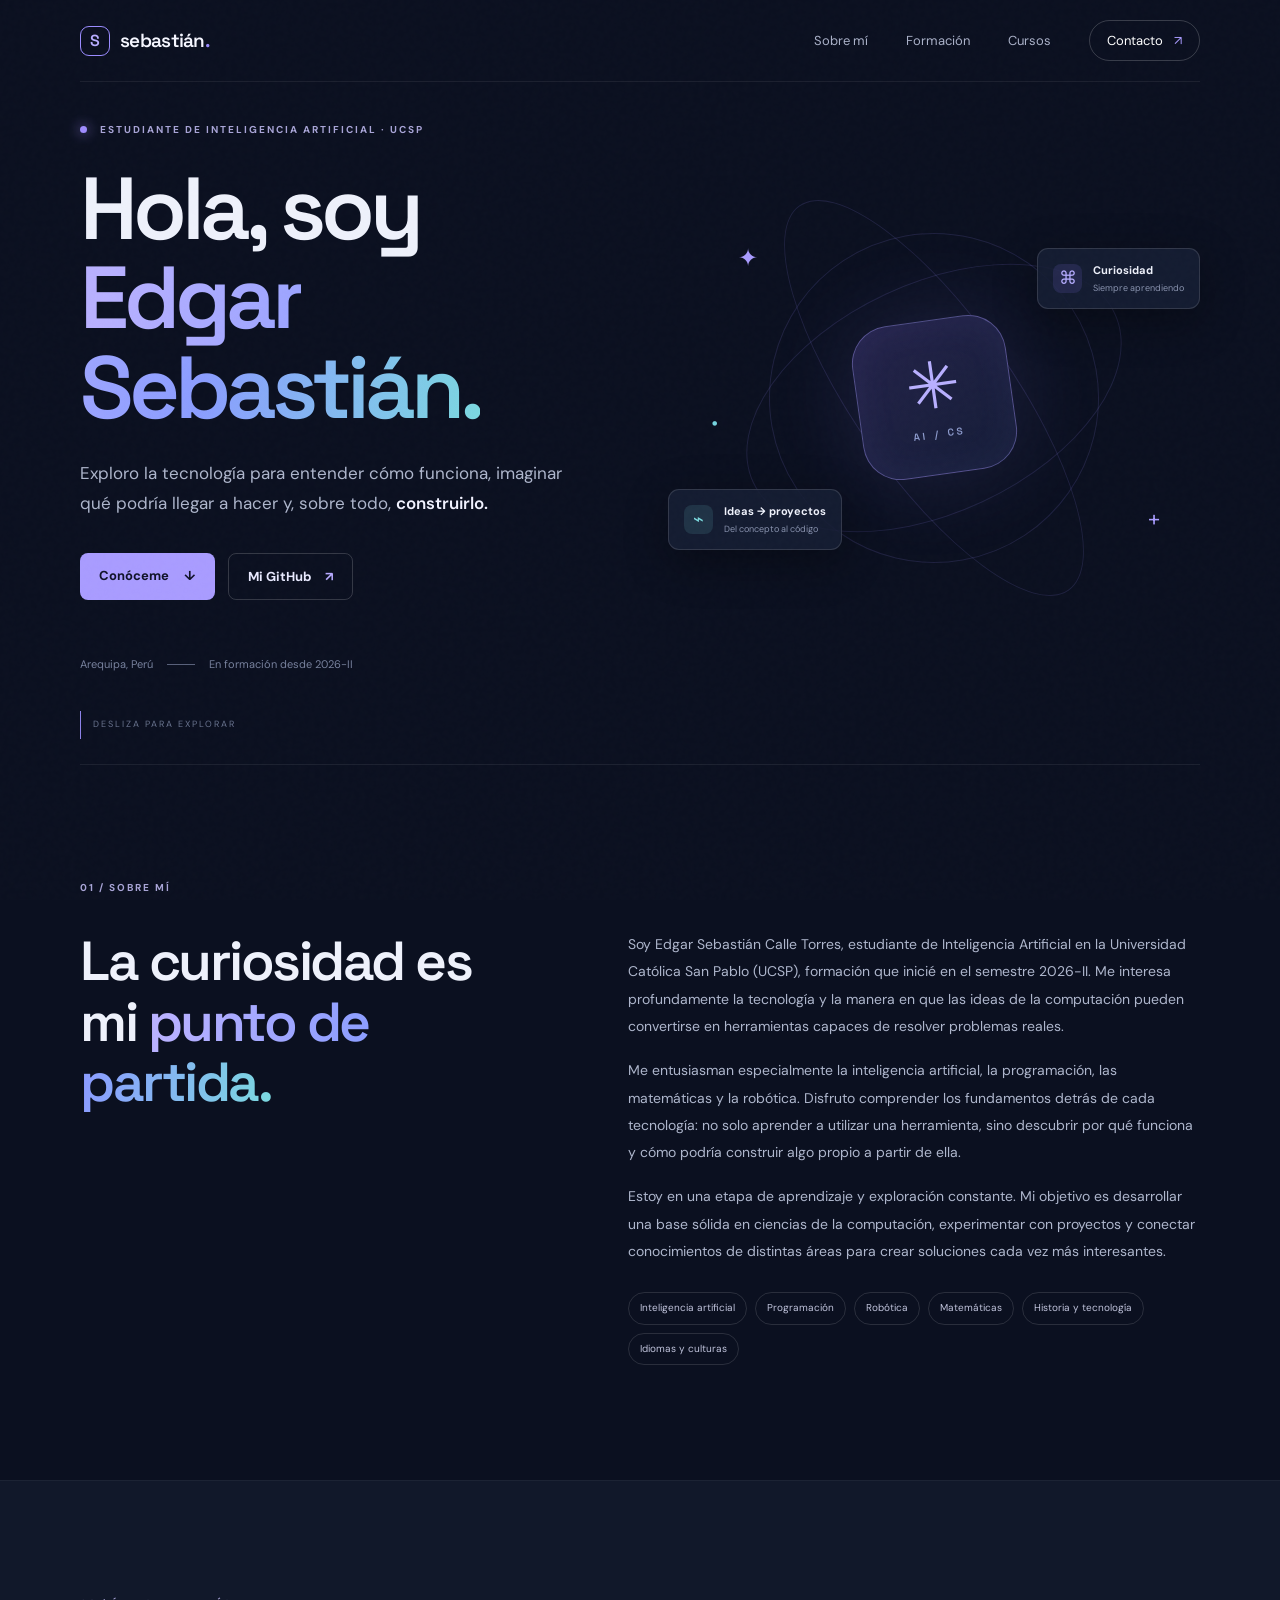
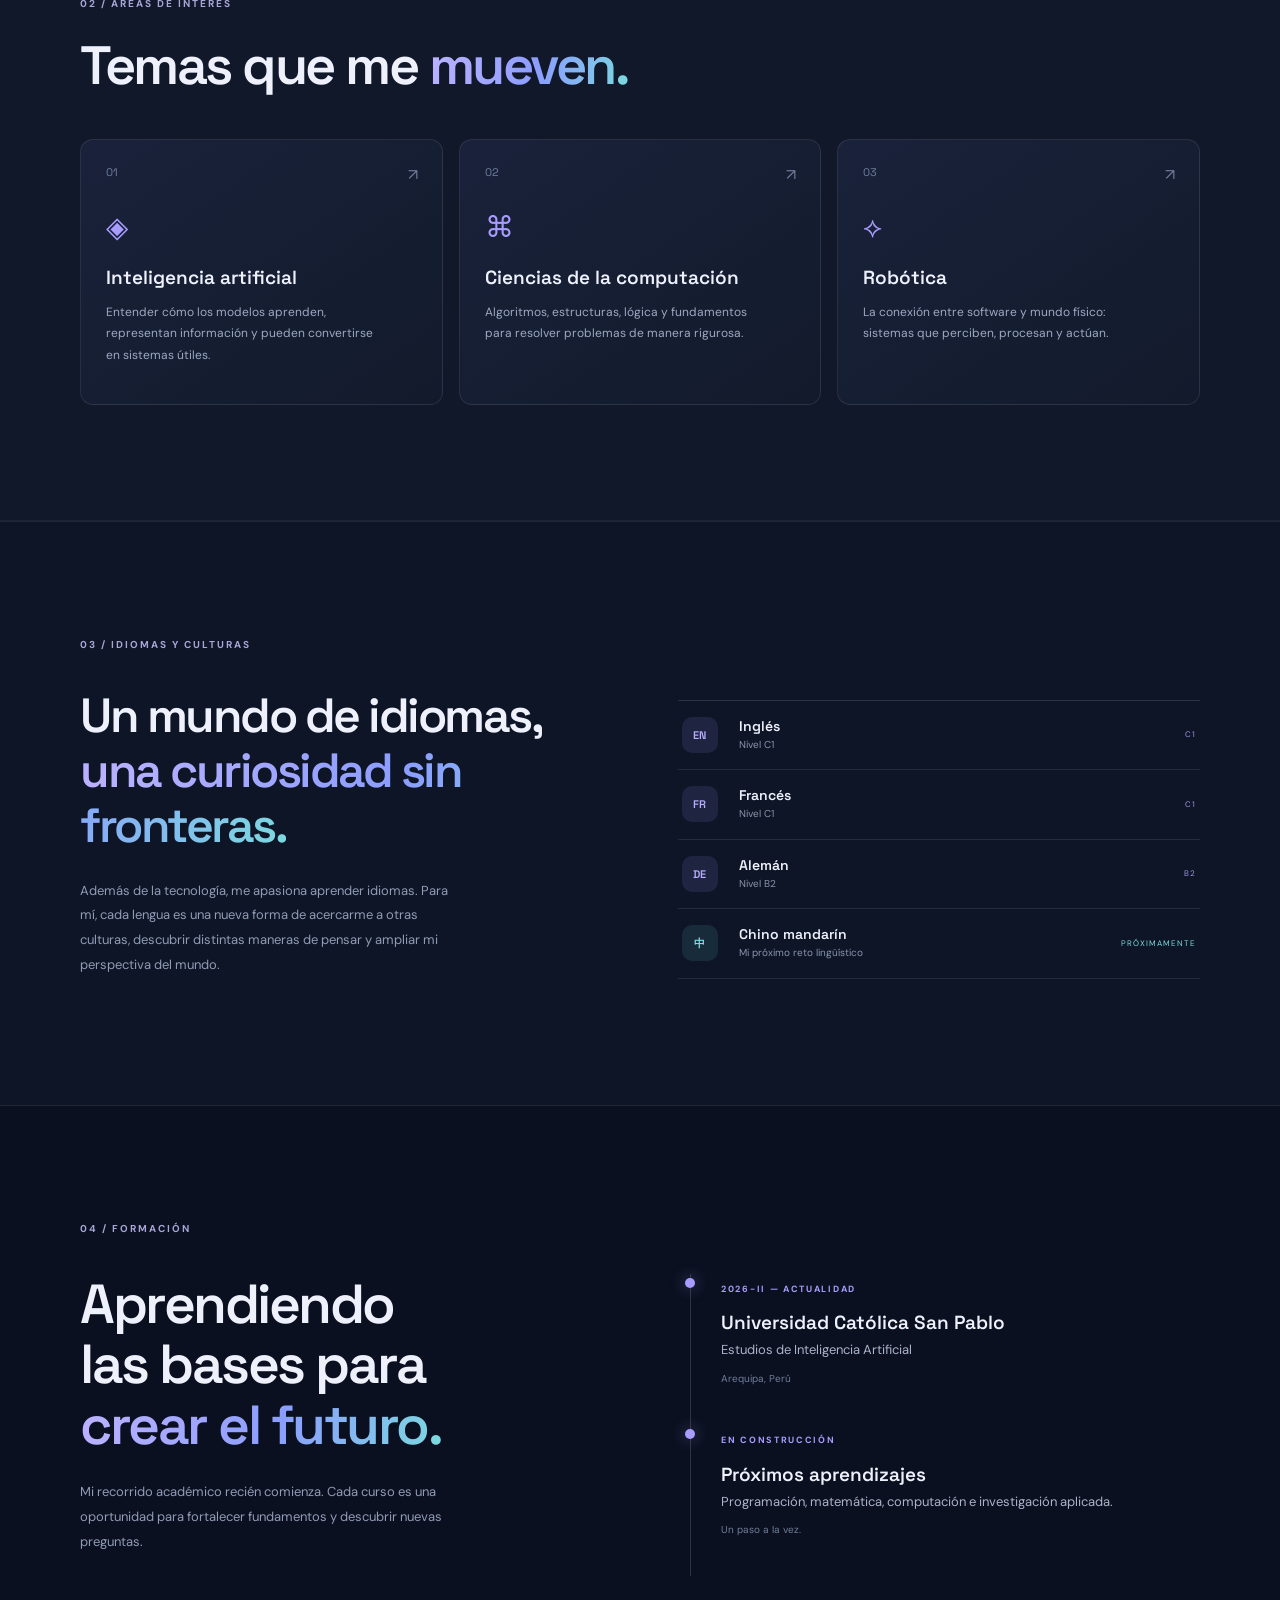
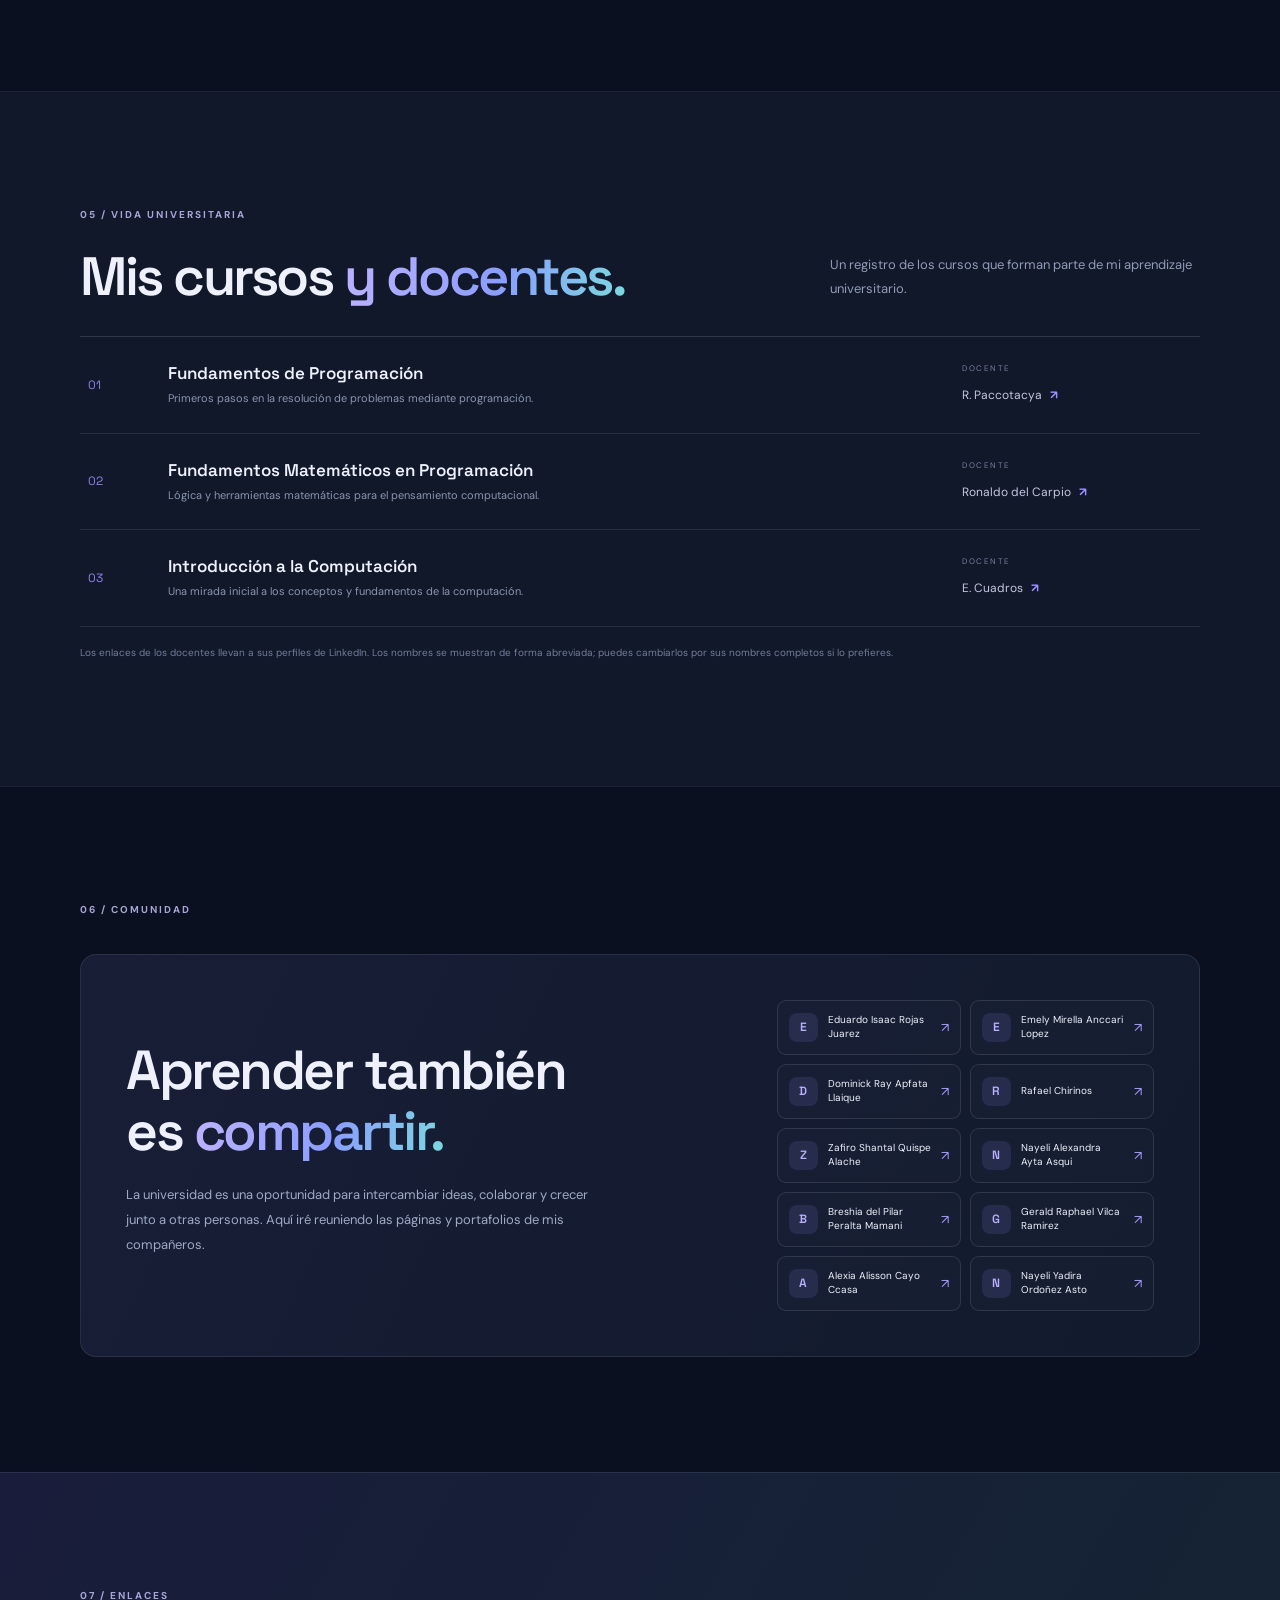
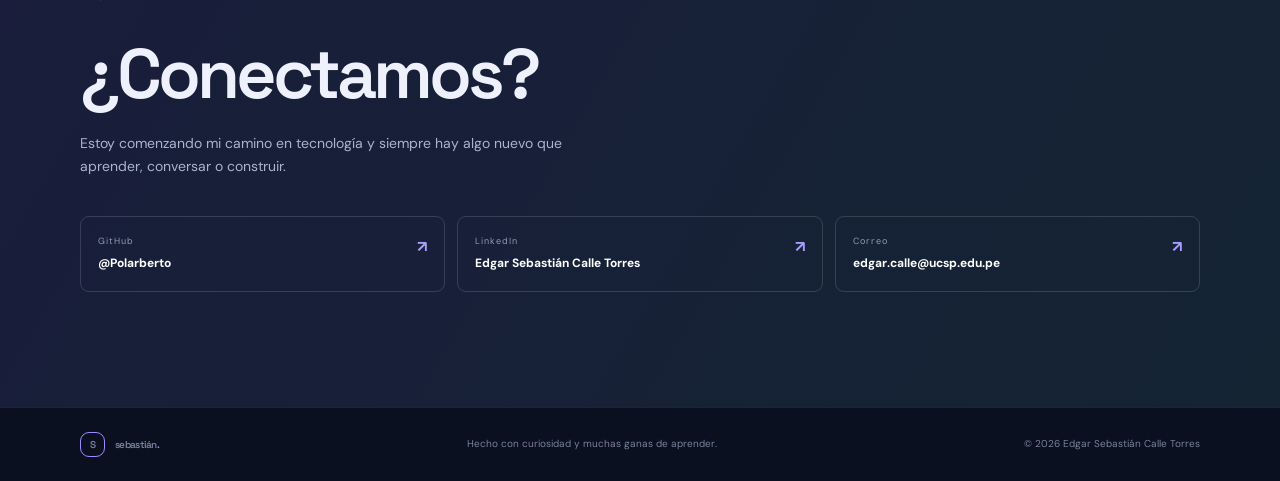
<file: index.html>
<!DOCTYPE html>
<html lang="es">
<head>
  <meta charset="UTF-8">
  <meta name="viewport" content="width=device-width, initial-scale=1.0">
  <meta name="description" content="Portafolio de Edgar Sebastián Calle Torres, estudiante de Inteligencia Artificial en la Universidad Católica San Pablo (UCSP). Intereses en IA, programación, matemáticas, robótica e idiomas.">
  <meta name="theme-color" content="#0b1020">
  <meta name="author" content="Edgar Sebastián Calle Torres">
  <meta name="robots" content="index, follow, max-image-preview:large">
  <link rel="canonical" href="https://polarberto.github.io/EDGAR-SEBASTIAN-CALLE-TORRES/">
  <meta property="og:type" content="website">
  <meta property="og:locale" content="es_PE">
  <meta property="og:site_name" content="Edgar Sebastián Calle Torres">
  <meta property="og:title" content="Edgar Sebastián Calle Torres | Estudiante de Inteligencia Artificial">
  <meta property="og:description" content="Conoce el portafolio académico de Edgar Sebastián Calle Torres: Inteligencia Artificial, programación, matemáticas, robótica e idiomas.">
  <meta property="og:url" content="https://polarberto.github.io/EDGAR-SEBASTIAN-CALLE-TORRES/">
  <meta name="twitter:card" content="summary">
  <meta name="twitter:title" content="Edgar Sebastián Calle Torres | Portafolio">
  <meta name="twitter:description" content="Estudiante de Inteligencia Artificial en la UCSP. Tecnología, programación, robótica e idiomas.">
  <script type="application/ld+json">
  {
    "@context": "https://schema.org",
    "@type": "Person",
    "name": "Edgar Sebastián Calle Torres",
    "url": "https://polarberto.github.io/EDGAR-SEBASTIAN-CALLE-TORRES/",
    "email": "mailto:edgar.calle@ucsp.edu.pe",
    "sameAs": [
      "https://github.com/Polarberto",
      "https://www.linkedin.com/in/sebastian-calle-torres-854a56451/"
    ],
    "jobTitle": "Estudiante de Inteligencia Artificial",
    "affiliation": {
      "@type": "CollegeOrUniversity",
      "name": "Universidad Católica San Pablo"
    }
  }
  </script>
  <title>Edgar Sebastián Calle Torres | Estudiante de Inteligencia Artificial - UCSP</title>
  <link rel="preconnect" href="https://fonts.googleapis.com">
  <link rel="preconnect" href="https://fonts.gstatic.com" crossorigin>
  <link href="https://fonts.googleapis.com/css2?family=DM+Sans:wght@400;500;600;700&family=Space+Grotesk:wght@400;500;600;700&display=swap" rel="stylesheet">
  <link rel="stylesheet" href="styles.css">
</head>
<body>
  <div class="noise"></div>
  <header class="site-header">
    <a class="brand" href="#inicio" aria-label="Ir al inicio"><span class="brand-mark">S</span><span>sebastián<span class="brand-dot">.</span></span></a>
    <button class="menu-toggle" aria-label="Abrir menú" aria-expanded="false">☰</button>
    <nav class="nav" id="nav">
      <a href="#sobre-mi">Sobre mí</a>
      <a href="#formacion">Formación</a>
      <a href="#cursos">Cursos</a>
      <a href="#contacto" class="nav-cta">Contacto <span>↗</span></a>
    </nav>
  </header>

  <main>
    <section class="hero section-wrap" id="inicio">
      <div class="hero-copy reveal">
        <div class="eyebrow"><span class="pulse"></span> ESTUDIANTE DE INTELIGENCIA ARTIFICIAL · UCSP</div>
        <h1>Hola, soy<br><span class="gradient-text">Edgar Sebastián.</span></h1>
        <p class="hero-lead">Exploro la tecnología para entender cómo funciona, imaginar qué podría llegar a hacer y, sobre todo, <strong>construirlo.</strong></p>
        <div class="hero-actions">
          <a class="button button-primary" href="#sobre-mi">Conóceme <span>↓</span></a>
          <a class="button button-ghost" href="https://github.com/Polarberto" target="_blank" rel="noopener">Mi GitHub <span>↗</span></a>
        </div>
        <div class="hero-meta"><span>Arequipa, Perú</span><span class="meta-line"></span><span>En formación desde 2026-II</span></div>
      </div>
      <div class="hero-art reveal" aria-label="Ilustración abstracta de tecnología">
        <div class="orbit orbit-one"></div><div class="orbit orbit-two"></div><div class="orbit orbit-three"></div>
        <div class="core"><span class="core-symbol">✳</span><span class="core-label">AI / CS</span></div>
        <div class="float-card card-top"><span class="mini-icon">⌘</span><span><b>Curiosidad</b><small>Siempre aprendiendo</small></span></div>
        <div class="float-card card-bottom"><span class="mini-icon purple">⌁</span><span><b>Ideas → proyectos</b><small>Del concepto al código</small></span></div>
        <div class="spark spark-a">✦</div><div class="spark spark-b">+</div><div class="spark spark-c">·</div>
      </div>
      <a class="scroll-cue" href="#sobre-mi"><span></span> DESLIZA PARA EXPLORAR</a>
    </section>

    <section class="about section-wrap section-pad" id="sobre-mi">
      <div class="section-kicker">01 / SOBRE MÍ</div>
      <div class="about-grid">
        <div><h2>La curiosidad es<br>mi <span class="gradient-text">punto de partida.</span></h2></div>
        <div class="about-text">
          <p>Soy Edgar Sebastián Calle Torres, estudiante de Inteligencia Artificial en la Universidad Católica San Pablo (UCSP), formación que inicié en el semestre 2026-II. Me interesa profundamente la tecnología y la manera en que las ideas de la computación pueden convertirse en herramientas capaces de resolver problemas reales.</p>
          <p>Me entusiasman especialmente la inteligencia artificial, la programación, las matemáticas y la robótica. Disfruto comprender los fundamentos detrás de cada tecnología: no solo aprender a utilizar una herramienta, sino descubrir por qué funciona y cómo podría construir algo propio a partir de ella.</p>
          <p>Estoy en una etapa de aprendizaje y exploración constante. Mi objetivo es desarrollar una base sólida en ciencias de la computación, experimentar con proyectos y conectar conocimientos de distintas áreas para crear soluciones cada vez más interesantes.</p>
          <div class="interest-tags"><span>Inteligencia artificial</span><span>Programación</span><span>Robótica</span><span>Matemáticas</span><span>Historia y tecnología</span><span>Idiomas y culturas</span></div>
        </div>
      </div>
    </section>

    <section class="focus-section">
      <div class="section-wrap section-pad">
        <div class="section-kicker">02 / ÁREAS DE INTERÉS</div>
        <h2 class="section-title">Temas que me <span class="gradient-text">mueven.</span></h2>
        <div class="focus-grid">
          <article class="focus-card"><div class="focus-number">01</div><div class="focus-icon">◈</div><h3>Inteligencia artificial</h3><p>Entender cómo los modelos aprenden, representan información y pueden convertirse en sistemas útiles.</p><span class="card-arrow">↗</span></article>
          <article class="focus-card"><div class="focus-number">02</div><div class="focus-icon">⌘</div><h3>Ciencias de la computación</h3><p>Algoritmos, estructuras, lógica y fundamentos para resolver problemas de manera rigurosa.</p><span class="card-arrow">↗</span></article>
          <article class="focus-card"><div class="focus-number">03</div><div class="focus-icon">⟡</div><h3>Robótica</h3><p>La conexión entre software y mundo físico: sistemas que perciben, procesan y actúan.</p><span class="card-arrow">↗</span></article>
        </div>
      </div>
    </section>

    <section class="languages-section">
      <div class="section-wrap section-pad">
        <div class="section-kicker">03 / IDIOMAS Y CULTURAS</div>
        <div class="languages-grid">
          <div>
            <h2 class="section-title">Un mundo de idiomas,<br><span class="gradient-text">una curiosidad sin fronteras.</span></h2>
            <p class="muted">Además de la tecnología, me apasiona aprender idiomas. Para mí, cada lengua es una nueva forma de acercarme a otras culturas, descubrir distintas maneras de pensar y ampliar mi perspectiva del mundo.</p>
          </div>
          <div class="language-list">
            <div class="language-item"><span class="language-symbol">EN</span><div><strong>Inglés</strong><small>Nivel C1</small></div><span class="language-status">C1</span></div>
            <div class="language-item"><span class="language-symbol">FR</span><div><strong>Francés</strong><small>Nivel C1</small></div><span class="language-status">C1</span></div>
            <div class="language-item"><span class="language-symbol">DE</span><div><strong>Alemán</strong><small>Nivel B2</small></div><span class="language-status">B2</span></div>
            <div class="language-item upcoming"><span class="language-symbol">中</span><div><strong>Chino mandarín</strong><small>Mi próximo reto lingüístico</small></div><span class="language-status">PRÓXIMAMENTE</span></div>
          </div>
        </div>
      </div>
    </section>

    <section class="education section-wrap section-pad" id="formacion">
      <div class="section-kicker">04 / FORMACIÓN</div>
      <div class="education-grid">
        <div><h2>Aprendiendo<br>las bases para<br><span class="gradient-text">crear el futuro.</span></h2><p class="muted">Mi recorrido académico recién comienza. Cada curso es una oportunidad para fortalecer fundamentos y descubrir nuevas preguntas.</p></div>
        <div class="timeline">
          <div class="timeline-item"><span class="timeline-date">2026-II — ACTUALIDAD</span><h3>Universidad Católica San Pablo</h3><p>Estudios de Inteligencia Artificial</p><span class="timeline-location">Arequipa, Perú</span></div>
          <div class="timeline-item"><span class="timeline-date">EN CONSTRUCCIÓN</span><h3>Próximos aprendizajes</h3><p>Programación, matemática, computación e investigación aplicada.</p><span class="timeline-location">Un paso a la vez.</span></div>
        </div>
      </div>
    </section>

    <section class="courses-section" id="cursos">
      <div class="section-wrap section-pad">
        <div class="section-kicker">05 / VIDA UNIVERSITARIA</div>
        <div class="courses-heading"><h2 class="section-title">Mis cursos <span class="gradient-text">y docentes.</span></h2><p class="muted">Un registro de los cursos que forman parte de mi aprendizaje universitario.</p></div>
        <div class="course-list">
          <article class="course-row"><div class="course-index">01</div><div class="course-info"><h3>Fundamentos de Programación</h3><p>Primeros pasos en la resolución de problemas mediante programación.</p></div><div class="teacher"><span>DOCENTE</span><a href="https://www.linkedin.com/in/rpaccotacyay/" target="_blank" rel="noopener">R. Paccotacya <b>↗</b></a></div></article>
          <article class="course-row"><div class="course-index">02</div><div class="course-info"><h3>Fundamentos Matemáticos en Programación</h3><p>Lógica y herramientas matemáticas para el pensamiento computacional.</p></div><div class="teacher"><span>DOCENTE</span><a href="https://www.linkedin.com/in/ronaldo-del-carpio/" target="_blank" rel="noopener">Ronaldo del Carpio <b>↗</b></a></div></article>
          <article class="course-row"><div class="course-index">03</div><div class="course-info"><h3>Introducción a la Computación</h3><p>Una mirada inicial a los conceptos y fundamentos de la computación.</p></div><div class="teacher"><span>DOCENTE</span><a href="https://www.linkedin.com/in/ecuadrosv/" target="_blank" rel="noopener">E. Cuadros <b>↗</b></a></div></article>
        </div>
        <p class="course-note">Los enlaces de los docentes llevan a sus perfiles de LinkedIn. Los nombres se muestran de forma abreviada; puedes cambiarlos por sus nombres completos si lo prefieres.</p>
      </div>
    </section>

    <section class="community section-wrap section-pad">
      <div class="section-kicker">06 / COMUNIDAD</div>
      <div class="community-box"><div><h2>Aprender también<br>es <span class="gradient-text">compartir.</span></h2><p>La universidad es una oportunidad para intercambiar ideas, colaborar y crecer junto a otras personas. Aquí iré reuniendo las páginas y portafolios de mis compañeros.</p></div><div class="classmates-list">
          <a class="classmate-card" href="https://eduardoisaacrojasjuarez.github.io/" target="_blank" rel="noopener">
            <span class="classmate-initial">E</span>
            <span class="classmate-name">Eduardo Isaac Rojas Juarez</span>
            <span class="classmate-arrow">↗</span>
          </a>
          <a class="classmate-card" href="https://emelyanccari-ops.github.io" target="_blank" rel="noopener">
            <span class="classmate-initial">E</span>
            <span class="classmate-name">Emely Mirella Anccari Lopez</span>
            <span class="classmate-arrow">↗</span>
          </a>
          <a class="classmate-card" href="https://dominickapfata-sudo.github.io/dominickrayapfatallaique.github.io/" target="_blank" rel="noopener">
            <span class="classmate-initial">D</span>
            <span class="classmate-name">Dominick Ray Apfata Llaique</span>
            <span class="classmate-arrow">↗</span>
          </a>
          <a class="classmate-card" href="https://rafaelchirinosaspauza.github.io/sitio-web-sobre-mi-/" target="_blank" rel="noopener">
            <span class="classmate-initial">R</span>
            <span class="classmate-name">Rafael Chirinos</span>
            <span class="classmate-arrow">↗</span>
          </a>
          <a class="classmate-card" href="https://zafiroquispe-wq.github.io/" target="_blank" rel="noopener">
            <span class="classmate-initial">Z</span>
            <span class="classmate-name">Zafiro Shantal Quispe Alache</span>
            <span class="classmate-arrow">↗</span>
          </a>
          <a class="classmate-card" href="https://nayeliayta-dev.github.io/" target="_blank" rel="noopener">
            <span class="classmate-initial">N</span>
            <span class="classmate-name">Nayeli Alexandra Ayta Asqui</span>
            <span class="classmate-arrow">↗</span>
          </a>
          <a class="classmate-card" href="https://bre-pilar.github.io/Breshia-del-pilar-peralta-mamani/" target="_blank" rel="noopener">
            <span class="classmate-initial">B</span>
            <span class="classmate-name">Breshia del Pilar Peralta Mamani</span>
            <span class="classmate-arrow">↗</span>
          </a>
          <a class="classmate-card" href="https://roachsanders.github.io/Gerald-Raphael-Vilca-Ramirez/" target="_blank" rel="noopener">
            <span class="classmate-initial">G</span>
            <span class="classmate-name">Gerald Raphael Vilca Ramirez</span>
            <span class="classmate-arrow">↗</span>
          </a>
          <a class="classmate-card" href="https://alexiacayo19.github.io" target="_blank" rel="noopener">
            <span class="classmate-initial">A</span>
            <span class="classmate-name">Alexia Alisson Cayo Ccasa</span>
            <span class="classmate-arrow">↗</span>
          </a>
          <a class="classmate-card" href="https://nayeliordonez.github.io/Nayeli-Ordonez-Asto/" target="_blank" rel="noopener">
            <span class="classmate-initial">N</span>
            <span class="classmate-name">Nayeli Yadira Ordoñez Asto</span>
            <span class="classmate-arrow">↗</span>
          </a>
          </div></div>
    </section>

    <section class="contact-section" id="contacto">
      <div class="section-wrap section-pad contact-inner">
        <div class="section-kicker">07 / ENLACES</div>
        <h2>¿Conectamos?</h2><p>Estoy comenzando mi camino en tecnología y siempre hay algo nuevo que aprender, conversar o construir.</p>
        <div class="contact-links">
          <a href="https://github.com/Polarberto" target="_blank" rel="noopener"><span>GitHub</span><strong>@Polarberto</strong><b>↗</b></a>
          <a href="https://www.linkedin.com/in/sebastian-calle-torres-854a56451/" target="_blank" rel="noopener"><span>LinkedIn</span><strong>Edgar Sebastián Calle Torres</strong><b>↗</b></a>
          <a href="mailto:edgar.calle@ucsp.edu.pe" class="email-link"><span>Correo</span><strong>edgar.calle@ucsp.edu.pe</strong><b>↗</b></a>
        </div>
      </div>
    </section>
  </main>
  <footer class="footer"><div class="section-wrap"><a class="brand" href="#inicio"><span class="brand-mark">S</span><span>sebastián<span class="brand-dot">.</span></span></a><span>Hecho con curiosidad y muchas ganas de aprender.</span><span>© <span id="year"></span> Edgar Sebastián Calle Torres</span></div></footer>
  <script src="script.js"></script>
</body>
</html>
</file>
<file: styles.css>
*{box-sizing:border-box}html{scroll-behavior:smooth}body{margin:0;background:#0b1020;color:#eef1fb;font-family:"DM Sans",sans-serif;line-height:1.65;overflow-x:hidden}::selection{background:#9b8cff;color:#090d19}.noise{position:fixed;inset:0;pointer-events:none;z-index:5;opacity:.035;background-image:url("data:image/svg+xml,%3Csvg viewBox='0 0 180 180' xmlns='http://www.w3.org/2000/svg'%3E%3Cfilter id='n'%3E%3CfeTurbulence type='fractalNoise' baseFrequency='.9' numOctaves='3' stitchTiles='stitch'/%3E%3C/filter%3E%3Crect width='100%25' height='100%25' filter='url(%23n)' opacity='.5'/%3E%3C/svg%3E")}.section-wrap{width:min(1120px,calc(100% - 56px));margin:auto}.section-pad{padding-top:115px;padding-bottom:115px}.site-header{height:82px;display:flex;align-items:center;justify-content:space-between;width:min(1120px,calc(100% - 56px));margin:auto;border-bottom:1px solid #ffffff12;position:relative;z-index:10}.brand{display:flex;align-items:center;gap:10px;text-decoration:none;color:#f5f6ff;font:600 19px "Space Grotesk",sans-serif;letter-spacing:-.7px}.brand-mark{width:30px;height:30px;border:1px solid #9b8cff;border-radius:9px;display:grid;place-items:center;color:#b8adff;font-size:16px}.brand-dot{color:#9b8cff}.nav{display:flex;align-items:center;gap:38px}.nav a{color:#aab1c8;text-decoration:none;font-size:13px;transition:.2s}.nav a:hover{color:#fff}.nav .nav-cta{color:#fff;border:1px solid #ffffff30;border-radius:30px;padding:9px 17px}.nav-cta span{color:#aa9cff;margin-left:8px}.menu-toggle{display:none;background:none;border:0;color:white;font-size:24px}.hero{min-height:650px;display:grid;grid-template-columns:1.05fr .95fr;align-items:center;position:relative;padding-top:40px;padding-bottom:90px}.eyebrow,.section-kicker{font-size:10px;letter-spacing:2px;color:#a9a5d7;font-weight:700}.pulse{display:inline-block;width:7px;height:7px;border-radius:50%;background:#9f8cff;box-shadow:0 0 13px #9f8cff;margin-right:9px}.hero h1{font:600 clamp(54px,7vw,88px)/1.02 "Space Grotesk",sans-serif;letter-spacing:-5px;margin:25px 0}.gradient-text{background:linear-gradient(100deg,#b9b1ff 5%,#8b9dff 55%,#7bd9df 100%);-webkit-background-clip:text;background-clip:text;color:transparent}.hero-lead{max-width:500px;color:#aeb6cc;font-size:17px;line-height:1.8}.hero-lead strong{color:#f1f2ff;font-weight:600}.hero-actions{display:flex;gap:13px;margin-top:34px}.button{padding:12px 19px;border-radius:8px;text-decoration:none;font-size:13px;font-weight:700;transition:.25s}.button-primary{background:#a99cff;color:#111329}.button-primary:hover{transform:translateY(-3px);box-shadow:0 8px 30px #9d8dff40}.button-primary span{margin-left:12px}.button-ghost{border:1px solid #ffffff2b;color:#e9eaff}.button-ghost:hover{background:#ffffff10}.button-ghost span{margin-left:10px;color:#b7aaff}.hero-meta{display:flex;gap:14px;align-items:center;color:#77819d;font-size:11px;margin-top:55px}.meta-line{height:1px;width:28px;background:#59617a}.hero-art{height:460px;position:relative;display:grid;place-items:center}.orbit{position:absolute;border:1px solid #9c91ff24;border-radius:50%;transform:rotate(-25deg)}.orbit-one{width:400px;height:230px}.orbit-two{width:330px;height:330px;transform:rotate(35deg)}.orbit-three{width:470px;height:160px;transform:rotate(55deg)}.core{width:155px;height:155px;border-radius:38px;display:flex;flex-direction:column;align-items:center;justify-content:center;background:linear-gradient(145deg,#24234a,#151d37);border:1px solid #a69aff65;box-shadow:0 0 90px #8d80ff24,inset 0 0 40px #8d80ff12;transform:rotate(-8deg)}.core-symbol{font-size:65px;color:#b9b0ff;line-height:1}.core-label{font:600 10px "Space Grotesk";letter-spacing:3px;color:#8e9cce;margin-top:9px}.float-card{position:absolute;display:flex;align-items:center;gap:11px;background:#171e34dd;border:1px solid #ffffff20;padding:12px 15px;border-radius:11px;box-shadow:0 12px 45px #0005;backdrop-filter:blur(10px)}.card-top{top:80px;right:0}.card-bottom{bottom:78px;left:0}.float-card b,.float-card small{display:block}.float-card b{font-size:11px}.float-card small{font-size:9px;color:#8993af;margin-top:2px}.mini-icon{width:29px;height:29px;border-radius:8px;background:#8f83ff22;color:#b6adff;display:grid;place-items:center;font-size:18px}.mini-icon.purple{background:#70d4d422;color:#7ddce0}.spark{position:absolute;color:#a99cff}.spark-a{top:70px;left:70px;font-size:24px}.spark-b{right:40px;bottom:90px;font-size:22px}.spark-c{top:48%;left:8%;font-size:40px;color:#76d5df}.scroll-cue{position:absolute;bottom:25px;left:0;color:#69738e;font-size:9px;letter-spacing:2px;text-decoration:none;display:flex;align-items:center;gap:12px}.scroll-cue span{height:28px;width:1px;background:#8e83e9}.about{border-top:1px solid #ffffff12}.about-grid{display:grid;grid-template-columns:.9fr 1.1fr;gap:80px;margin-top:35px}.about h2,.education h2,.community h2{font:600 clamp(36px,4.5vw,55px)/1.1 "Space Grotesk",sans-serif;letter-spacing:-2.5px;margin:0}.about-text p{color:#aeb6cc;font-size:14px;line-height:1.95;margin:0 0 17px}.interest-tags{display:flex;flex-wrap:wrap;gap:8px;margin-top:27px}.interest-tags span{font-size:10px;color:#c1c4dc;border:1px solid #ffffff20;padding:7px 11px;border-radius:30px}.focus-section,.courses-section{background:#11182a;border-top:1px solid #ffffff0c;border-bottom:1px solid #ffffff0c}.section-title{font:600 clamp(36px,4.5vw,54px)/1.15 "Space Grotesk",sans-serif;letter-spacing:-2.5px;margin:22px 0 42px}.focus-grid{display:grid;grid-template-columns:repeat(3,1fr);gap:16px}.focus-card{min-height:260px;padding:25px;border:1px solid #ffffff17;border-radius:13px;background:linear-gradient(145deg,#19223a,#121a2b);position:relative;transition:.25s}.focus-card:hover{transform:translateY(-5px);border-color:#a99cff66}.focus-number{font:11px "Space Grotesk";color:#727f9f}.focus-icon{font-size:29px;color:#a99cff;margin:25px 0 13px}.focus-card h3{font:600 19px "Space Grotesk";margin:0 0 10px}.focus-card p{font-size:12px;color:#9da8c1;line-height:1.8;max-width:270px}.card-arrow{position:absolute;right:24px;top:22px;color:#6f7a9a}.education-grid{display:grid;grid-template-columns:1fr 1fr;gap:100px;margin-top:36px}.muted{color:#909bb6;font-size:13px;max-width:370px;line-height:1.9;margin-top:25px}.timeline{border-left:1px solid #ffffff25;padding-left:30px}.timeline-item{position:relative;padding-bottom:38px}.timeline-item:before{content:"";position:absolute;left:-36px;top:4px;width:10px;height:10px;background:#a99cff;border-radius:50%;box-shadow:0 0 15px #a99cff77}.timeline-date{font-size:9px;letter-spacing:1.7px;color:#a99cff;font-weight:700}.timeline-item h3{font:600 19px "Space Grotesk";margin:10px 0 4px}.timeline-item p{font-size:13px;color:#aab3c9;margin:0}.timeline-location{font-size:10px;color:#707d9b;display:block;margin-top:10px}.courses-heading{display:flex;align-items:end;justify-content:space-between;gap:30px}.courses-heading .section-title{margin-bottom:28px}.courses-heading .muted{margin:0 0 34px}.course-list{border-top:1px solid #ffffff22}.course-row{display:grid;grid-template-columns:55px 1fr 230px;gap:25px;align-items:center;padding:25px 8px;border-bottom:1px solid #ffffff18}.course-index{font:12px "Space Grotesk";color:#8e83e9}.course-info h3{font:600 17px "Space Grotesk";margin:0 0 5px}.course-info p{font-size:11px;color:#8995af;margin:0}.teacher span{display:block;font-size:8px;letter-spacing:1.5px;color:#74809c;margin-bottom:6px}.teacher a{font-size:12px;color:#c4c7e2;text-decoration:none}.teacher a:hover{color:#a99cff}.teacher b{color:#9c90ff;margin-left:5px}.course-note{font-size:10px;color:#717d98;margin-top:18px}.community-box{margin-top:35px;display:grid;grid-template-columns:1fr .65fr;gap:70px;align-items:center;background:linear-gradient(115deg,#171e36,#121a2d);border:1px solid #ffffff17;border-radius:16px;padding:45px}.community-box p{color:#9faac3;font-size:13px;line-height:1.9;max-width:470px;margin-top:22px}.classmates-placeholder{border:1px dashed #65628c;border-radius:12px;min-height:170px;display:flex;flex-direction:column;align-items:center;justify-content:center;text-align:center}.placeholder-icon{font-size:30px;color:#a99cff}.classmates-placeholder strong{font:600 14px "Space Grotesk";margin:8px}.classmates-placeholder small{font-size:10px;color:#8994ad}.contact-section{background:linear-gradient(120deg,#191d3b,#142433);border-top:1px solid #ffffff15}.contact-inner h2{font:600 clamp(45px,6vw,70px) "Space Grotesk";letter-spacing:-4px;margin:25px 0 8px}.contact-inner>p{color:#aab4cb;font-size:14px;max-width:500px}.contact-links{display:grid;grid-template-columns:repeat(3,1fr);gap:12px;margin-top:38px}.contact-links a{padding:17px;border:1px solid #ffffff24;border-radius:9px;text-decoration:none;color:#fff;display:grid;grid-template-columns:1fr auto;gap:5px;transition:.2s}.contact-links a:hover{background:#ffffff0c;border-color:#a99cff}.contact-links span{font-size:9px;letter-spacing:1px;color:#929bb7;grid-column:1}.contact-links strong{font-size:12px;grid-column:1}.contact-links b{grid-column:2;grid-row:1/3;color:#a99cff}.footer{padding:24px 0;border-top:1px solid #ffffff15}.footer>.section-wrap{display:flex;align-items:center;justify-content:space-between;gap:15px}.footer .brand{font-size:15px}.footer .brand-mark{width:25px;height:25px;font-size:13px}.footer span:not(.brand-dot){font-size:10px;color:#77829c}.reveal{opacity:0;transform:translateY(18px);animation:rise .8s ease forwards}.hero-art.reveal{animation-delay:.18s}@keyframes rise{to{opacity:1;transform:translateY(0)}}@media(max-width:800px){.hero{grid-template-columns:1fr;padding-top:80px}.hero-art{height:360px;margin-top:25px}.hero h1{font-size:66px}.about-grid,.education-grid{grid-template-columns:1fr;gap:35px}.focus-grid{grid-template-columns:1fr}.focus-card{min-height:210px}.courses-heading{display:block}.courses-heading .muted{margin-bottom:25px}.course-row{grid-template-columns:35px 1fr;gap:12px}.teacher{grid-column:2}.community-box{grid-template-columns:1fr;gap:25px;padding:30px}.contact-links{grid-template-columns:1fr}.section-pad{padding-top:80px;padding-bottom:80px}}@media(max-width:600px){.section-wrap,.site-header{width:calc(100% - 36px)}.site-header{height:70px}.menu-toggle{display:block}.nav{display:none;position:absolute;top:69px;left:0;right:0;background:#141b2e;border:1px solid #ffffff20;border-radius:10px;padding:18px;flex-direction:column;align-items:stretch;gap:17px}.nav.open{display:flex}.nav .nav-cta{display:inline-block;text-align:center}.hero{min-height:auto;padding-top:70px;padding-bottom:75px}.hero h1{font-size:55px;letter-spacing:-3px}.hero-lead{font-size:15px}.hero-art{height:300px;transform:scale(.82);margin:-5px -25px}.orbit-one{width:340px}.orbit-three{width:390px}.card-top{right:-5px}.card-bottom{left:-5px}.hero-meta{margin-top:38px;flex-wrap:wrap}.scroll-cue{bottom:15px}.about h2,.education h2,.community h2{font-size:39px}.section-title{font-size:39px}.course-row{padding:20px 0}.course-info h3{font-size:15px}.footer>.section-wrap{flex-wrap:wrap}.footer>.section-wrap>span:nth-child(2){order:3;width:100%}.contact-inner h2{font-size:54px}}

.languages-section{background:#0e1526;border-top:1px solid #ffffff12;border-bottom:1px solid #ffffff12}.languages-grid{display:grid;grid-template-columns:1fr 1fr;gap:75px;align-items:center;margin-top:35px}.languages-grid .section-title{font-size:clamp(34px,4vw,48px);margin:0 0 20px}.language-list{border-top:1px solid #ffffff20}.language-item{display:grid;grid-template-columns:43px 1fr auto;gap:14px;align-items:center;padding:16px 4px;border-bottom:1px solid #ffffff18}.language-symbol{width:36px;height:36px;border-radius:10px;background:#9b8cff20;color:#b8adff;display:grid;place-items:center;font:600 11px "Space Grotesk"}.language-item strong,.language-item small{display:block}.language-item strong{font:600 14px "Space Grotesk"}.language-item small{font-size:10px;color:#8995af;margin-top:2px}.language-status{font-size:8px;letter-spacing:1px;color:#9f96e8}.language-item.upcoming .language-symbol{background:#70d4df1c;color:#7ddce0}.language-item.upcoming .language-status{color:#7ddce0}
@media(max-width:800px){.languages-grid{grid-template-columns:1fr;gap:30px}}

.classmates-list{display:grid;grid-template-columns:1fr 1fr;gap:9px}.classmate-card{display:flex;align-items:center;gap:10px;padding:12px 11px;border:1px solid #ffffff1c;border-radius:9px;text-decoration:none;color:#eef1fb;background:#ffffff04;min-width:0;transition:.2s}.classmate-card:hover{border-color:#a99cff88;background:#ffffff0b;transform:translateY(-2px)}.classmate-initial{flex:0 0 29px;width:29px;height:29px;display:grid;place-items:center;border-radius:8px;background:#9b8cff20;color:#b9b0ff;font:600 12px "Space Grotesk"}.classmate-name{font-size:10px;line-height:1.4;flex:1}.classmate-arrow{color:#a99cff;font-size:13px}@media(max-width:800px){.classmates-list{grid-template-columns:1fr}}
</file>
